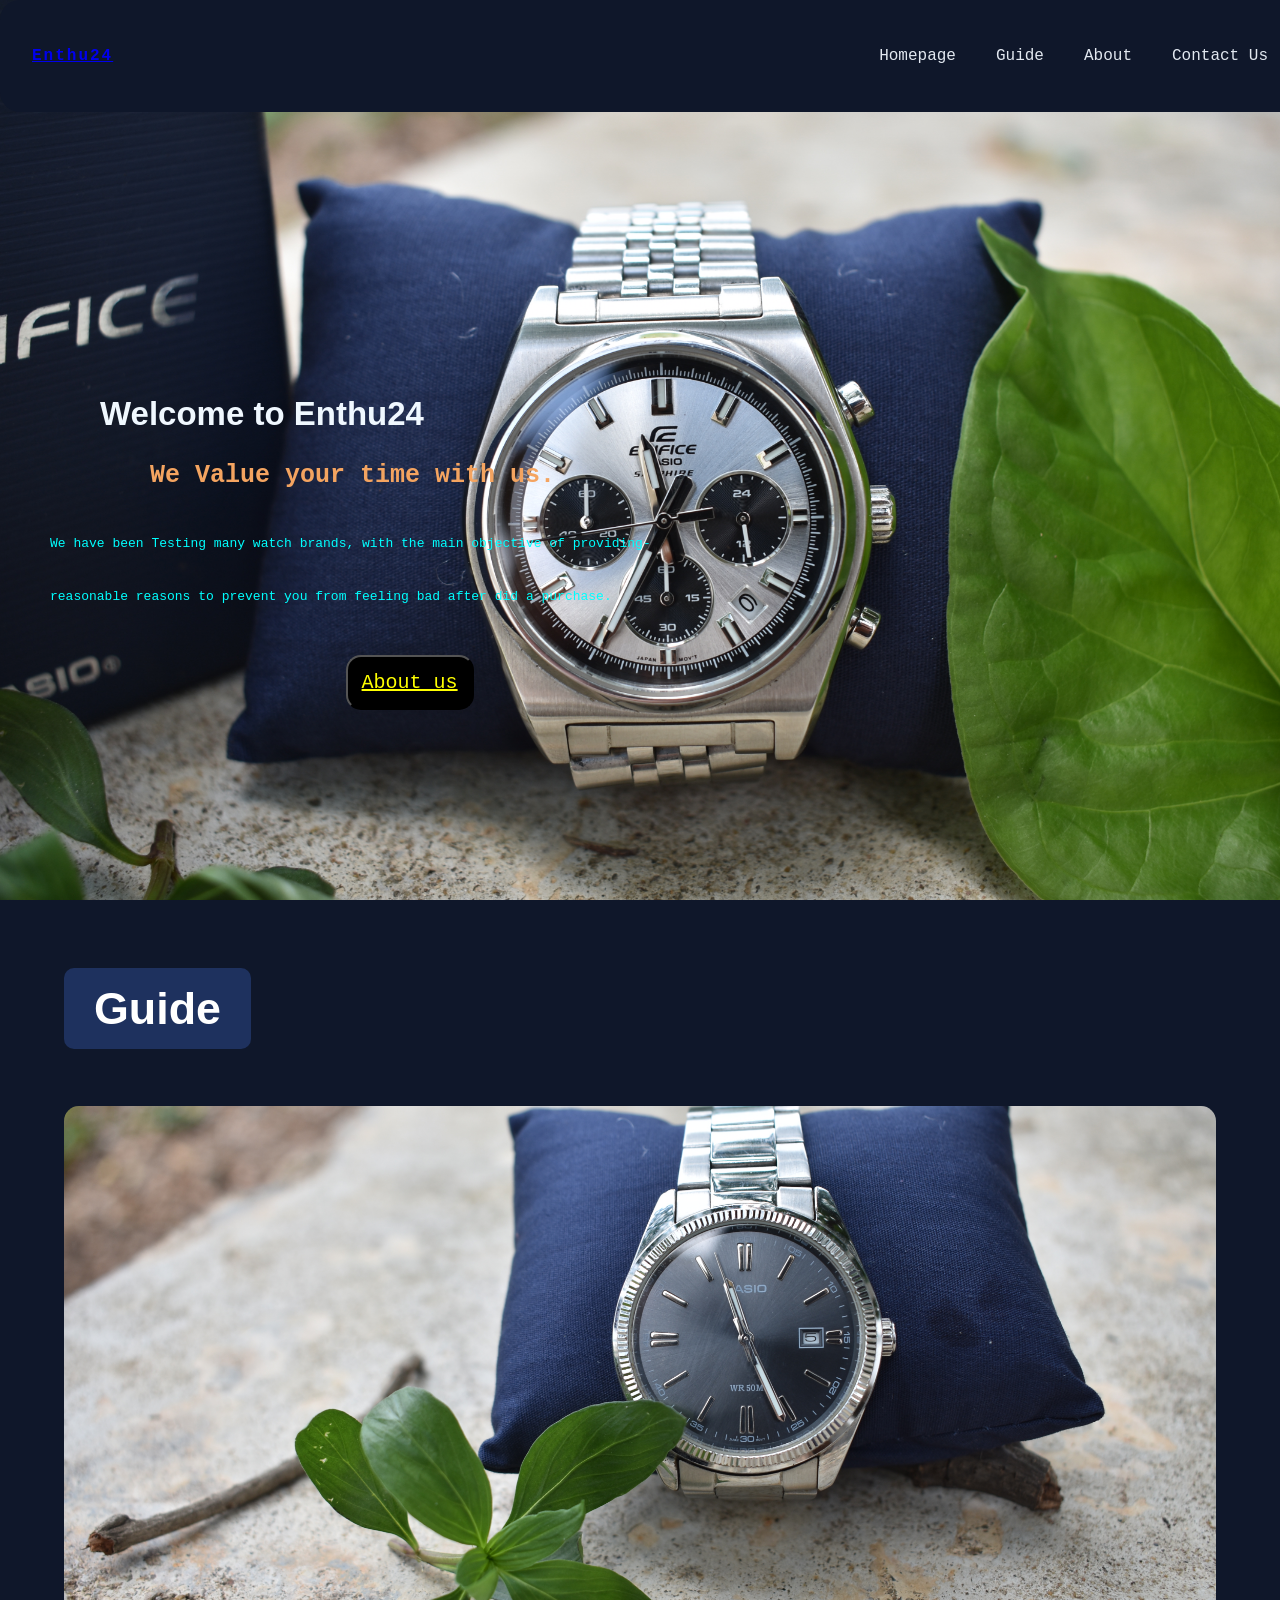
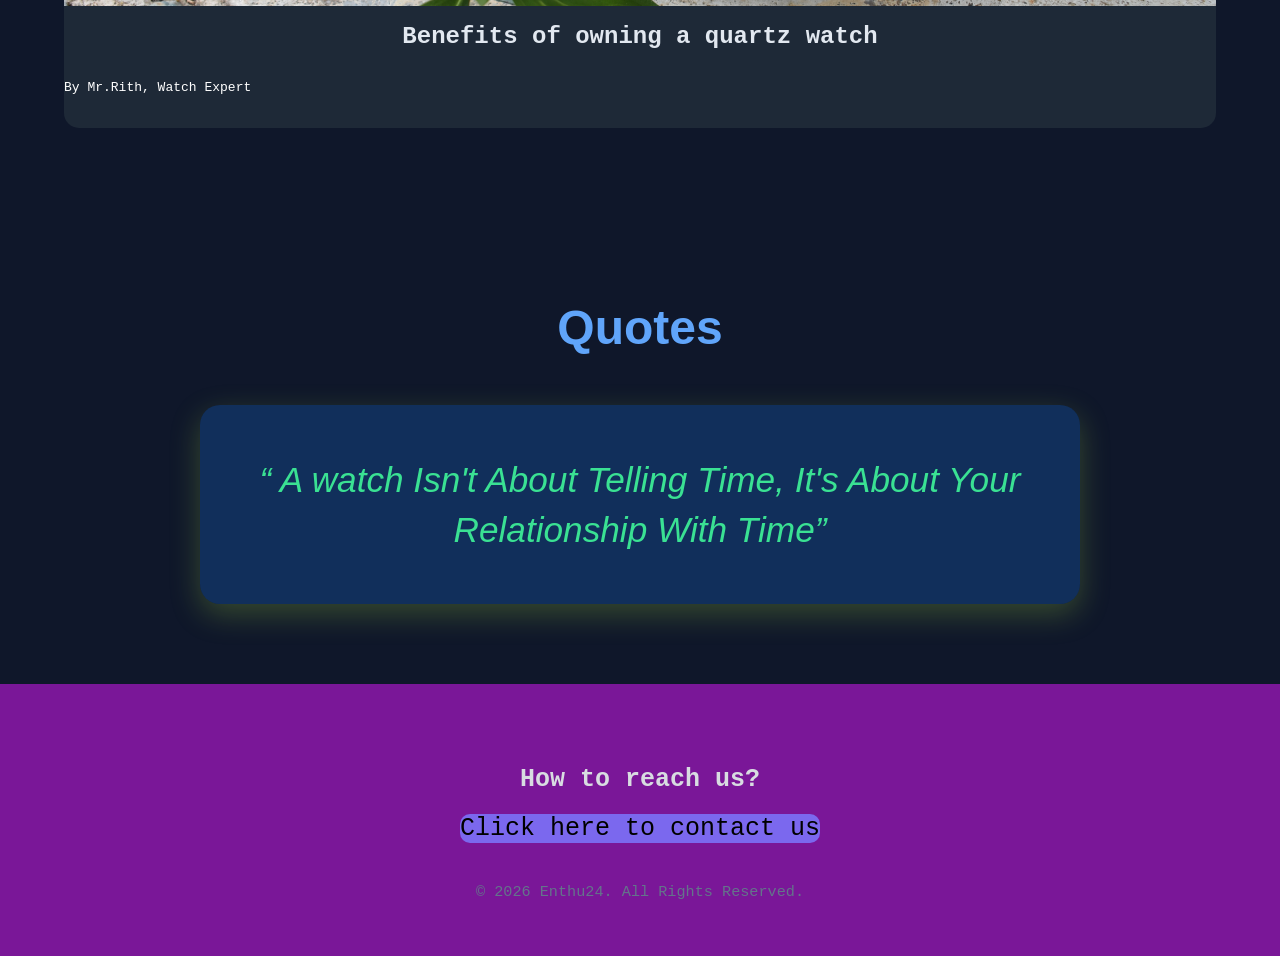
<file: index.html>
<!DOCTYPE html>
<html lang="en">
    <head>
        <meta charset="UTF-8">
        <meta name="viewport" content="width=device-width, initial-scale=1.0">
        <title>Homepage for watch store</title>
        <link rel="stylesheet" href="indexStyles.css">

    </head>
    <body>
         <header>
        <div class="intro">
            <div class="header">
            <p id="logo"><a href="index.html"> Enthu24</a></p>
            <nav>
               <ul>
                    <li> <a href="index.html"> Homepage</a> </li>
                    <li> <a href="guide.html"> Guide</a> </li>
                    <li> <a href="about.html"> About</a> </li>   
                    <li> <a href="contact.html"> Contact Us</a> </li>                    
                </ul>
            </nav>    
        </div>
        
        
            <section class="display-cover" >
            <h1 class="display-cover-h1">Welcome to Enthu24</h1>
            <h2 class="display-cover-h2">We Value your time with us.</h2>
            <p>We have been Testing many watch brands, with the main objective of providing- </p>
            <p> reasonable reasons to prevent you from feeling bad after did a purchase.</p>
            
            <button class="btn-01" type="button"> <a href="about.html">About us</a></button>
            
            </section>        
        </div>

        </header>

        <div class="home-guide"> 
                <hr>
                <h1>Guide</h1>
                <hr>

                <div class="guide-display-each">
                    <div class="each-variant1">
                        <div class="guide-display-photo" >
                        <a href=""><img src="MTP1302.JPG" alt="Quartz watch"></a>
                        </div>

                        <div class="guide-display-titles">
                        <h2> Benefits of owning a quartz watch</h2>
                        <p> By Mr.Rith, Watch Expert</p>
                        </div>

                    </div>
                </div>
        </div>
        <div class="main-quote">
            <h1>Quotes</h1>
            <div class="Quote">
            <h1>
                <q cite="https://pin.it/4gqdYNP0H"> A watch Isn't About Telling Time, It's About Your Relationship With Time</q>
            </h1>
            </div>
        </div>

        <footer>
            <div class="footer">
                <h2>How to reach us?</h2>
                <h2 class="footer-2ndh2"><a href="contact.html">Click here to contact us</a></h2>
                <p class="copyright">&copy; 2026 Enthu24. All Rights Reserved.</p>
            </div>
        </footer>
    
    </body>
</html>
</file>
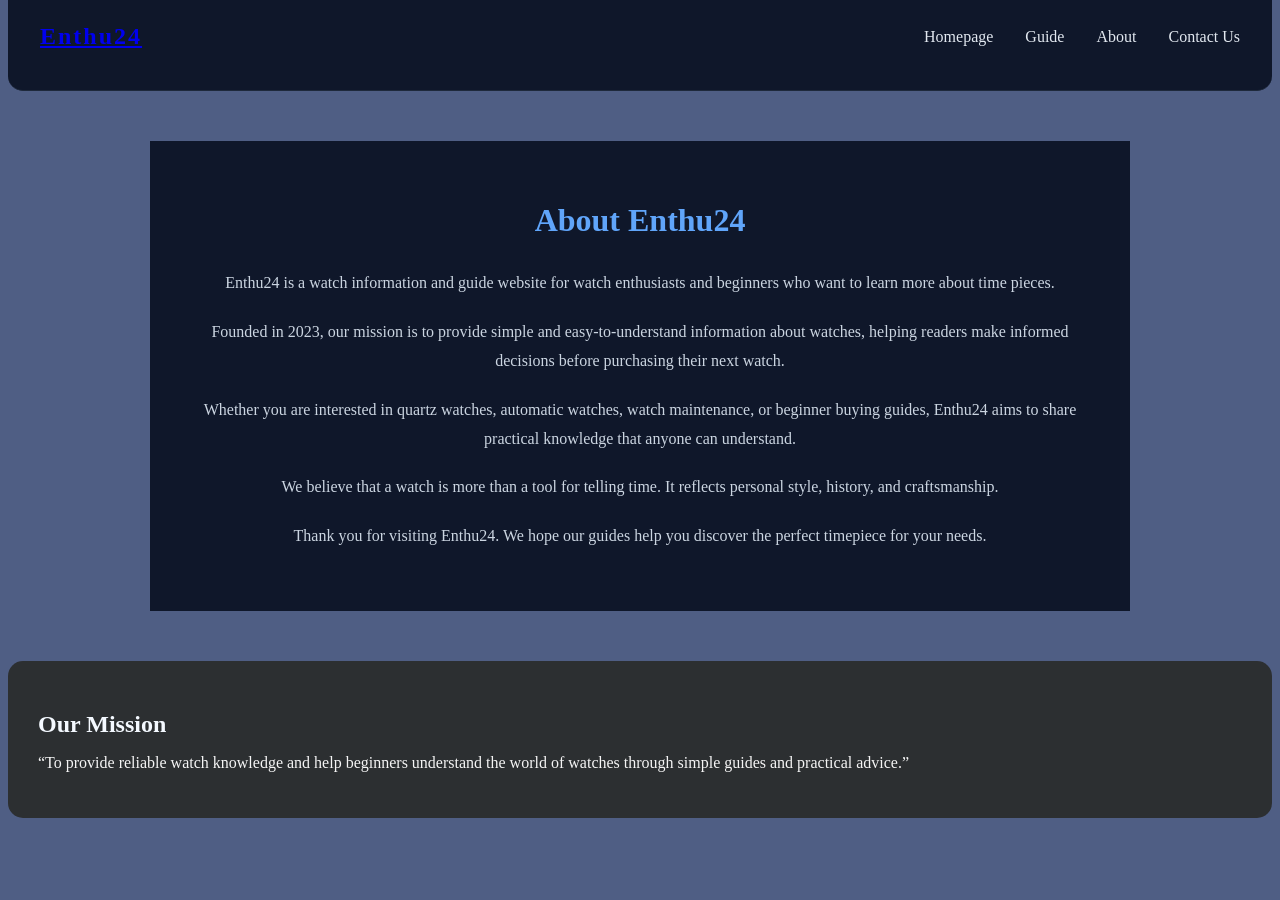
<file: about.html>
<!DOCTYPE html>
<html lang="en">
    <head>
        <meta charset="UTF-8">
        <meta name="viewport" content="width=device-width, initial-scale=1.0">
        <title>Homepage for watch store</title>
        <link rel="stylesheet" href="aboutStyle.css">

    </head>
    <body>
        <header>
        <div class="intro">
            <div class="header">
            <p id="logo"><a href="index.html"> Enthu24</a></p>
            <nav>
               <ul>
                    <li> <a href="index.html"> Homepage</a> </li>
                    <li> <a href="guide.html"> Guide</a> </li>
                    <li> <a href="about.html"> About</a> </li>   
                    <li> <a href="contact.html"> Contact Us</a> </li>                    
                </ul>
            </nav>    
        </div>
        </header>
        <div class="about-section">
            <h1>About Enthu24</h1>
            <p>Enthu24 is a watch information and guide website for watch enthusiasts and beginners who want to learn more about time pieces.</p>
            <p>Founded in 2023, our mission is to provide simple and easy-to-understand information about watches, helping readers make informed decisions before purchasing their next watch.</p>
            <p>Whether you are interested in quartz watches, automatic watches, watch maintenance, or beginner buying guides, Enthu24 aims to share practical knowledge that anyone can understand.</p>
            <p>We believe that a watch is more than a tool for telling time. It reflects personal style, history, and craftsmanship.</p>
            <p>Thank you for visiting Enthu24. We hope our guides help you discover the perfect timepiece for your needs.</p>
        </div>

        <div class="mission-box">
            <h2>Our Mission</h2>
            <p> <q>To provide reliable watch knowledge and help beginners understand the world of watches through simple guides and practical advice.</q></p>
        </div>
        
</html>
</file>
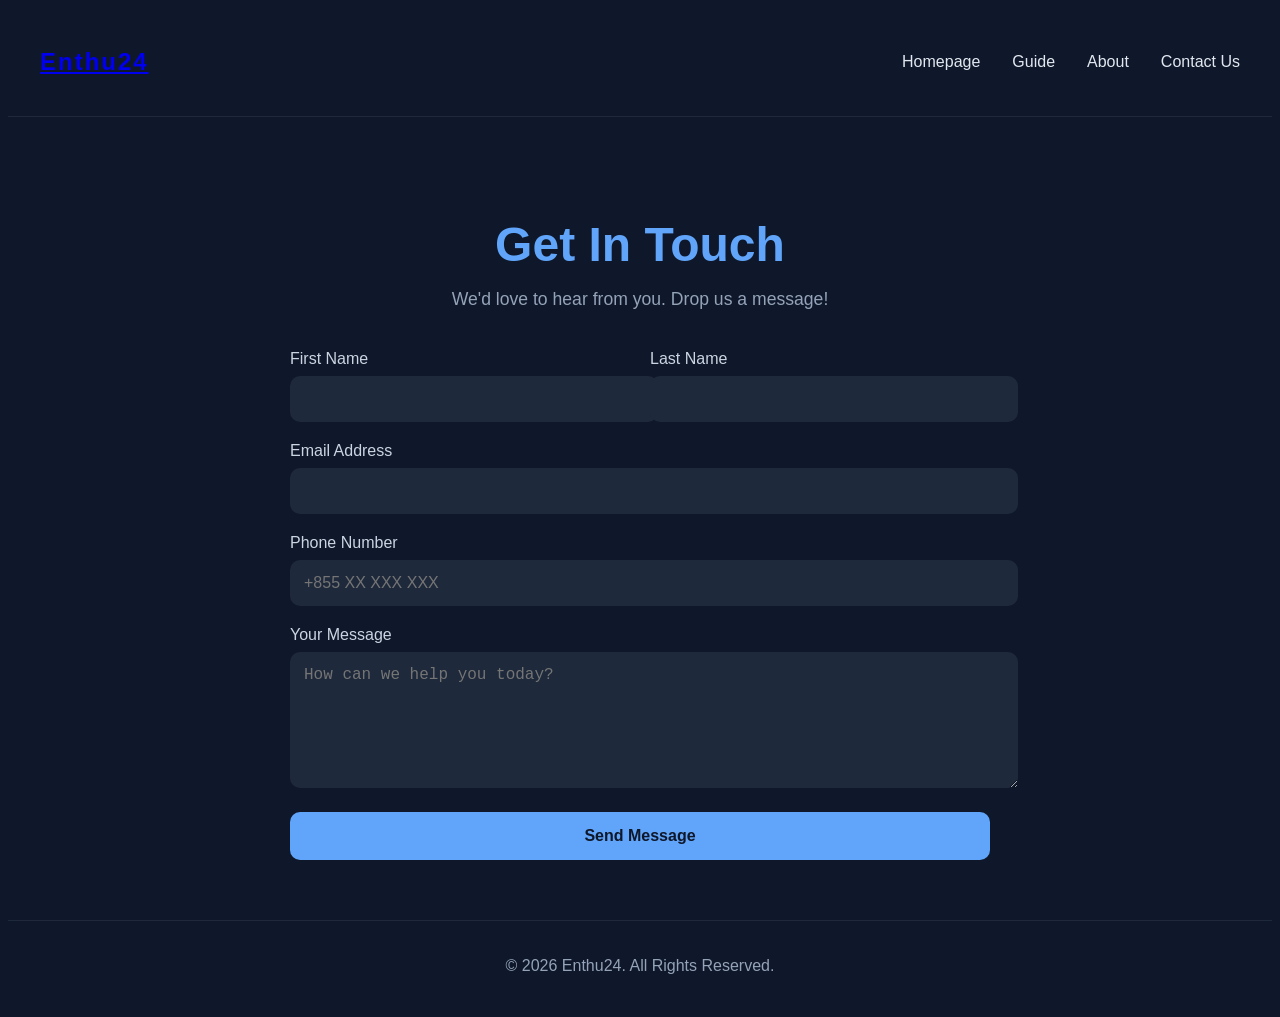
<file: contact.html>
<!DOCTYPE html>
<html lang="en">
<head>
    <meta charset="UTF-8">
    <meta name="viewport" content="width=device-width, initial-scale=1.0">
    <title>Contact Us - Enthu24</title>
    <link rel="stylesheet" href="contactStyle.css">
</head>
<body>

    <header>
        <div class="intro">
            <div class="header">
            <p id="logo"><a href="index.html"> Enthu24</a></p>
            <nav>
               <ul>
                    <li> <a href="index.html"> Homepage</a> </li>
                    <li> <a href="guide.html"> Guide</a> </li>
                    <li> <a href="about.html"> About</a> </li>   
                    <li> <a href="contact.html"> Contact Us</a> </li>                    
                </ul>
            </nav>    
        </div>
        </header>
    <main>
        <section class="contact-section">
            <h1>Get In Touch</h1>

            <p class="contact-subtitle">
                We'd love to hear from you. Drop us a message!
            </p>

            <form action="#" method="POST" class="contact-form">

                <div class="form-row">

                    <div class="form-group">
                        <label for="first-name">First Name</label>
                        <input
                            type="text"
                            id="first-name"
                            name="first-name"
                            required>
                    </div>

                    <div class="form-group">
                        <label for="last-name">Last Name</label>
                        <input
                            type="text"
                            id="last-name"
                            name="last-name"
                            required>
                    </div>

                </div>

                <div class="form-group">
                    <label for="email">Email Address</label>
                    <input
                        type="email"
                        id="email"
                        name="email"
                        required>
                </div>

                <div class="form-group">
                    <label for="phone">Phone Number</label>
                    <input
                        type="tel"
                        id="phone"
                        name="phone"
                        placeholder="+855 XX XXX XXX">
                </div>

                <div class="form-group">
                    <label for="message">Your Message</label>
                    <textarea
                        id="message"
                        name="message"
                        rows="6"
                        placeholder="How can we help you today?"></textarea>
                </div>


                <button type="submit" class="submit-btn">
                    Send Message
                </button>

            </form>
        </section>
    </main>

    <footer>
        <div class="footer">
            <p class="copyright">
                &copy; 2026 Enthu24. All Rights Reserved.
            </p>
        </div>
    </footer>

</body>
</html>
</file>
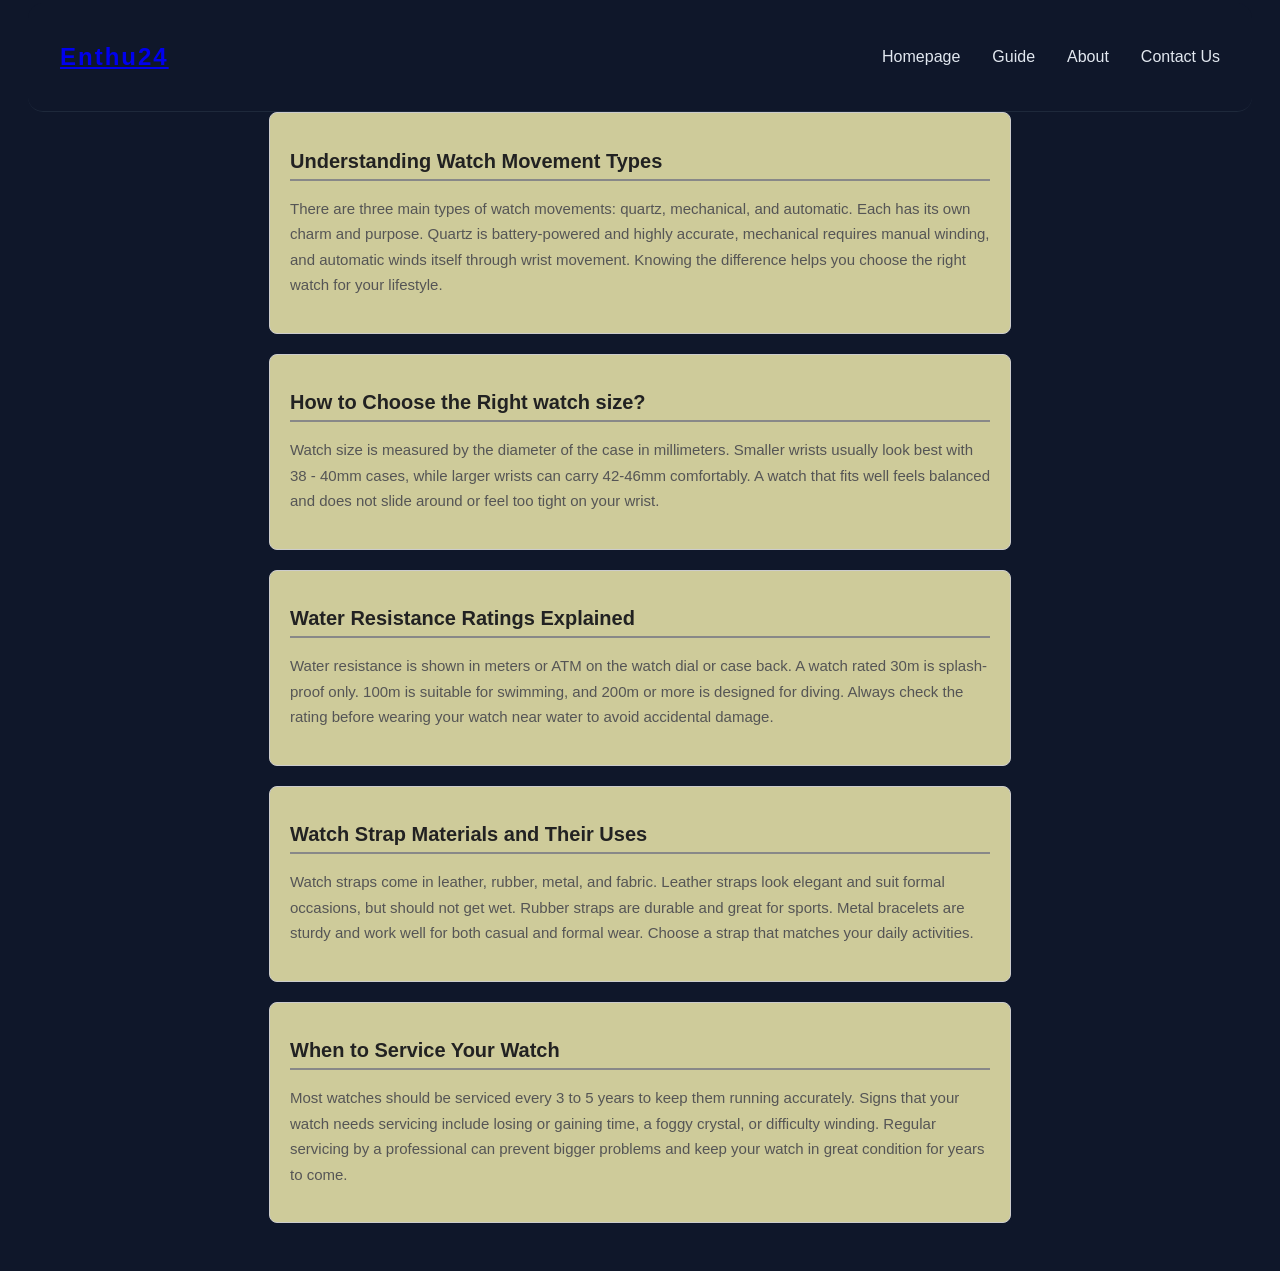
<file: guide.html>
<!DOCTYPE html>
<html lang="en">
    <head>
        <meta charset="UTF-8">
        <meta name="viewport" content="width=device-width, initial-scale=1.0">
        <title>Guide Page</title>
        <link rel="stylesheet" href="guideStyle.css">

    </head>
    <body>
    <header>
        <div class="intro">
            <div class="header">
            <p id="logo"><a href="index.html"> Enthu24</a></p>
            <nav>
               <ul>
                    <li> <a href="index.html"> Homepage</a> </li>
                    <li> <a href="guide.html"> Guide</a> </li>
                    <li> <a href="about.html"> About</a> </li>   
                    <li> <a href="contact.html"> Contact Us</a> </li>                    
                </ul>
            </nav>    
        </div>
        </header>

        <div class="guide-card"> 
            <h2>Understanding Watch Movement Types </h2>
            <p>There are three main types of watch movements: quartz, mechanical, and automatic. Each has its own charm and purpose. Quartz is battery-powered and highly accurate, mechanical requires manual winding, and automatic winds itself through wrist movement. Knowing the difference helps you choose the right watch for your lifestyle.</p>
        </div>

        <div class="guide-card"> 
            <h2>How to Choose the Right watch size?</h2>
            <p>Watch size is measured by the diameter of the case in millimeters. Smaller wrists usually look best with 38 - 40mm cases, while larger wrists can carry 42-46mm comfortably. A watch that fits well feels balanced and does not slide around or feel too tight on your wrist.</p>
        </div>

        <div class="guide-card"> 
            <h2>Water Resistance Ratings Explained </h2>
            <p>Water resistance is shown in meters or ATM on the watch dial or case back. A watch rated 30m is splash-proof only. 100m is suitable for swimming, and 200m or more is designed for diving. Always check the rating before wearing your watch near water to avoid accidental damage.</p>
        </div>

        <div class="guide-card"> 
            <h2>Watch Strap Materials and Their Uses</h2>
            <p>Watch straps come in leather, rubber, metal, and fabric. Leather straps look elegant and suit formal occasions, but should not get wet. Rubber straps are durable and great for sports. Metal bracelets are sturdy and work well for both casual and formal wear. Choose a strap that matches your daily activities.</p>
        </div>

        <div class="guide-card"> 
            <h2>When to Service Your Watch </h2>
            <p>Most watches should be serviced every 3 to 5 years to keep them running accurately. Signs that your watch needs servicing include losing or gaining time, a foggy crystal, or difficulty winding. Regular servicing by a professional can prevent bigger problems and keep your watch in great condition for years to come.</p>
        </div>


        </body>        
  </html>
</file>
<file: indexStyles.css>
body {
    box-sizing: border-box;
    margin: 0;
    padding: 0;
    overflow-x: hidden;
}

body {
    font-family: monospace ;
    font-size: medium;

}


header li{
    font-size: large ;
}

h1 {
    font-family : sans-serif;
    font-size: 33px;

}
h2 {
    font-family: monospace;
    font-size: 25px;

}

p {
    font-family: monospace;
}

.intro {
    background-image: url(EDIFICE01.JPG);
    background-size: cover;
    background-position: center;
    width: 100%;
    height: 100vh;
    margin: 0;
    
    
}


.header {
    
    background-color: #0f172a;           
    color: white;
    margin-top: 0px;
    margin-right :-20px;
    height: 80px;
    border-radius: 20px;
    padding: 1rem 2rem;
    display: flex;
    justify-content: space-between;
    align-items: center;
}


#logo {
    font-size: large;
    font-weight: 700;
    letter-spacing: 2px;
    color: #b9a83a;
    text-decoration: none;
}

#logo {
    color: #aee1c0;       
}

nav ul {
    display: flex;
    list-style: none;
    gap: 2.5rem;
}

nav a {
    color: #e2e8f0;
    text-decoration: none;
    border-radius: 20px;
    font-weight: 500;
    transition: all 0.3s ease;
    position: relative;
}

nav a:hover {
    color: #60a5fa;
}

nav a.active {
    color: #60a5fa;
}

nav a.active::after {
    content: '';
    position: absolute;
    bottom: -6px;
    left: 0;
    width: 100%;
    height: 3px;
    background: #60a5fa;
    border-radius: 3px;
}

.display-cover {
    text-align: left;
    padding-top: 20% ;

}

.display-cover-h1{
    padding-left: 100px;
    color: aliceblue;
    font-family: fantasy, sans-serif ;
    font-weight: bold;
}

.display-cover-h2 {
    color:sandybrown;
    padding-left : 150px;
}

section p{
    color:cyan;
    padding-top: 25px;
    padding-left: 50px;
    text-align: left;
}

.btn-01 {
    margin-top : 3%;
    margin-left : 27%;
    width: 10%;
    height: 55px;
    border-radius: 15px;
    background-color: black;
    color: yellow;
    text-decoration: none;
    text-align: center;
    font-family: monospace;
    font-size: 20px;

}

.btn-01 a{
    color : yellow;
}


hr {
    margin-top: 1px;
    margin-left: auto;
    margin-right :auto;
    border-radius: 20px;
    width: 50%;
    border: none;
    color:#062e5f;
    

}

.home-guide {
    background-color: #0f172a;
    padding: 60px 5%;
    color: white;
}

.home-guide h1 {
    text-align: center;
    font-family: cursive, sans-serif;
    background-color: #1e315e;
    color: white;
    padding: 15px 30px;
    border-radius: 10px;
    display: inline-block;
    margin: 0 auto 50px;
    font-size: clamp(2rem, 5vw, 2.8rem);
}

.guide-display-each {
    display: grid;
    grid-template-columns: repeat(auto-fit, minmax(280px, 1fr));
    gap: 30px;
    max-width: 1200px;
    margin: 0 auto;
}


.each-variant1 {
    background-color: #1e2937;
    border-radius: 15px;
    overflow: hidden;
    transition: transform 0.3s ease, box-shadow 0.3s ease;
    padding-bottom: 20px;
}

.each-variant1:hover {
    transform: translateY(-10px);
    box-shadow: 0 15px 30px rgba(0, 0, 0, 0.4);
}


.guide-display-photo {
    width: 100%;
    height: 500px;
    overflow: hidden;
}

.guide-display-photo img {
    width: 100%;
    height: 100%;
    object-fit: cover;          
    transition: transform 0.4s ease;
}



.guide-display-titles h2 {
    padding: 15px 20px;
    margin: 0;
    font-size: clamp(1.2rem, 3vw, 1.5rem);
    line-height: 1.3;
    color: #e2e8f0;
    text-align: center;

}


.main-quote {
    background-color: #0f172a;
    padding: 80px 5%;
    color: white;
    text-align: center;
}

.main-quote h1 {
    font-size: clamp(2rem, 6vw, 3rem);
    margin-bottom: 50px;
    color: #60a5fa;
    font-family: cursive, sans-serif;
}


.Quote {
    max-width: 800px;
    margin:  auto;                    
    background-color: #1757aa62;    
    padding: 50px 40px;
    border-radius: 20px;
    box-shadow: 0 10px 30px rgba(147, 191, 59, 0.3);
    position: relative;
}

/* Big quote text */
.Quote h1 {
    font-size: clamp(1.4rem, 4vw, 2.2rem);
    line-height: 1.4;
    margin: 0;
    font-style: italic;
    font-weight: 500;
    color: rgb(58, 225, 147);
}

.footer {
    background-color: #7a1798;     
    color: rgb(255, 244, 244);
    padding: 60px 5% 40px;
    text-align: center;
    margin-top: auto;              
}

.footer h2 {
    font-weight: 80px;
    margin-bottom: 20px;
    color: #d8dce1;
    
}

.footer-2ndh2 {
    margin-top: 15px;
}

.footer-2ndh2 a {
    color: #000000;
    background-color:mediumslateblue;
    width: 30px;
    height: 30px;
    border-radius: 10px;
    text-decoration: none;
    font-weight: 500;
    transition: all 0.3s ease;
}

.footer-2ndh2 a:hover {
    color: #93c5fd;
    text-decoration: underline;
}


.footer-content {
    max-width: 1200px;
    margin: auto;
}

.copyright {
    margin-top: 40px;
    color: #64748b;
    font-size: 0.95rem;
}
</file>
<file: aboutStyle.css>
.header {
    background-color: #0f172a;
    margin-top: -25px;
    border-radius: 15px;
    color: white;
    padding: 1rem 2rem;
    display: flex;
    justify-content: space-between;
    align-items: center;
    border-bottom: 1px solid #1e293b;
}



#logo {
    font-size: 1.5rem;
    font-weight: bold;
    letter-spacing: 2px;
    color: #60a5fa;
}



nav ul {
    list-style: none;
    display: flex;
    gap: 2rem;
}

nav a {
    color: #e2e8f0;
    text-decoration: none;
    font-weight: 500;
    transition: 0.3s;
    position: relative;
}

nav a:hover {
    color: #60a5fa;
}

nav a.active {
    color: #60a5fa;
}

nav a.active::after {
    content: "";
    position: absolute;
    left: 0;
    bottom: -6px;
    width: 100%;
    height: 3px;
    background-color: #60a5fa;
    border-radius: 3px;
}

body{
    background-color: #203463c9;
}
.about-section {
max-width: 900px;
margin: 50px auto;
padding: 40px;
color: white;
text-align: center;
background-color: #0f172a;
}

.about-section h1 {
color: #60a5fa;
margin-bottom: 30px;
}

.about-section p {
line-height: 1.8;
margin-bottom: 20px;
color: #cbd5e1;
}

.mission-box {
margin-top: 40px;
padding: 30px;
background-color: #1f1c0fb3;
border-radius: 15px;
}

.mission-box h2 {
color: #f4f9ff;
margin-bottom: 15px;
}

.mission-box p{
    color: whitesmoke;
    
}
</file>
<file: contactStyle.css>
html,
body {
    height: 100%;
}

body {
    display: flex;
    flex-direction: column;
    font-family: Arial, sans-serif;
    background-color: #0f172a;
}


main {
    flex: 1;
}

.header {
    background-color: #0f172a;
    color: white;

    padding: 1rem 2rem;

    display: flex;
    justify-content: space-between;
    align-items: center;

    border-bottom: 1px solid #1e293b;
}



#logo {
    font-size: 1.5rem;
    font-weight: bold;
    letter-spacing: 2px;
    color: #60a5fa;
}



nav ul {
    list-style: none;
    display: flex;
    gap: 2rem;
}

nav a {
    color: #e2e8f0;
    text-decoration: none;
    font-weight: 500;
    transition: 0.3s;
    position: relative;
}

nav a:hover {
    color: #60a5fa;
}

nav a.active {
    color: #60a5fa;
}

nav a.active::after {
    content: "";
    position: absolute;
    left: 0;
    bottom: -6px;
    width: 100%;
    height: 3px;
    background-color: #60a5fa;
    border-radius: 3px;
}


.contact-section {
    padding: 60px 5%;
    text-align: center;
    color: white;
}

.contact-section h1 {
    font-size: 3rem;
    margin-bottom: 10px;
    color: #60a5fa;
}

.contact-subtitle {
    color: #94a3b8;
    margin-bottom: 40px;
    font-size: 1.1rem;
}

.contact-form {
    max-width: 700px;
    margin: auto;
    text-align: left;
}

.form-row {
    display: grid;
    grid-template-columns: 1fr 1fr;
    gap: 20px;
}

.form-group {
    margin-bottom: 20px;
}

.form-group label {
    display: block;
    margin-bottom: 8px;
    color: #cbd5e1;
}

.form-group input,
.form-group textarea {
    width: 100%;
    padding: 14px;
    border: none;
    border-radius: 10px;
    background-color: #1e293b;
    color: white;
    font-size: 1rem;
}

.form-group input:focus,
.form-group textarea:focus {
    outline: 2px solid #60a5fa;
}



.submit-btn {
    width: 100%;
    padding: 15px;
    border: none;
    border-radius: 10px;
    background-color: #60a5fa;
    color: #0f172a;
    font-size: 1rem;
    font-weight: bold;
    cursor: pointer;
    transition: 0.3s;
}

.submit-btn:hover {
    transform: translateY(-2px);
    background-color: #93c5fd;
}


.footer {
    text-align: center;
    padding: 20px;
    border-top: 1px solid #1e293b;
}

.copyright {
    color: #94a3b8;
}
</file>
<file: guideStyle.css>
.header {
    background-color: #0f172a;
    margin-top: -25px;
    border-radius: 15px;
    color: white;
    padding: 1rem 2rem;
    display: flex;
    justify-content: space-between;
    align-items: center;
    border-bottom: 1px solid #1e293b;
}



#logo {
    font-size: 1.5rem;
    font-weight: bold;
    letter-spacing: 2px;
    color: #60a5fa;
}



nav ul {
    list-style: none;
    display: flex;
    gap: 2rem;
}

nav a {
    color: #e2e8f0;
    text-decoration: none;
    font-weight: 500;
    transition: 0.3s;
    position: relative;
}

nav a:hover {
    color: #60a5fa;
}

nav a.active {
    color: #60a5fa;
}

nav a.active::after {
    content: "";
    position: absolute;
    left: 0;
    bottom: -6px;
    width: 100%;
    height: 3px;
    background-color: #60a5fa;
    border-radius: 3px;
}


body {
    font-family: Arial, sans-serif;
    background-color: #0f172a;
    color: #333333;
    padding: 20px;
}


.guide-card {
    background-color: #cecb9a;
    border: 1px solid #cccccc;
    border-radius: 8px;
    padding: 20px;
    margin-bottom: 20px;
    max-width: 700px;
    margin-left: auto;
    margin-right: auto;
}


.guide-card h2 {
    font-size: 20px;
    color: #222222;
    margin-bottom: 10px;
    border-bottom: 2px solid #888888;
    padding-bottom: 6px;
}


.guide-card p {
    font-size: 15px;
    line-height: 1.7;
    color: #555555;
}
</file>
